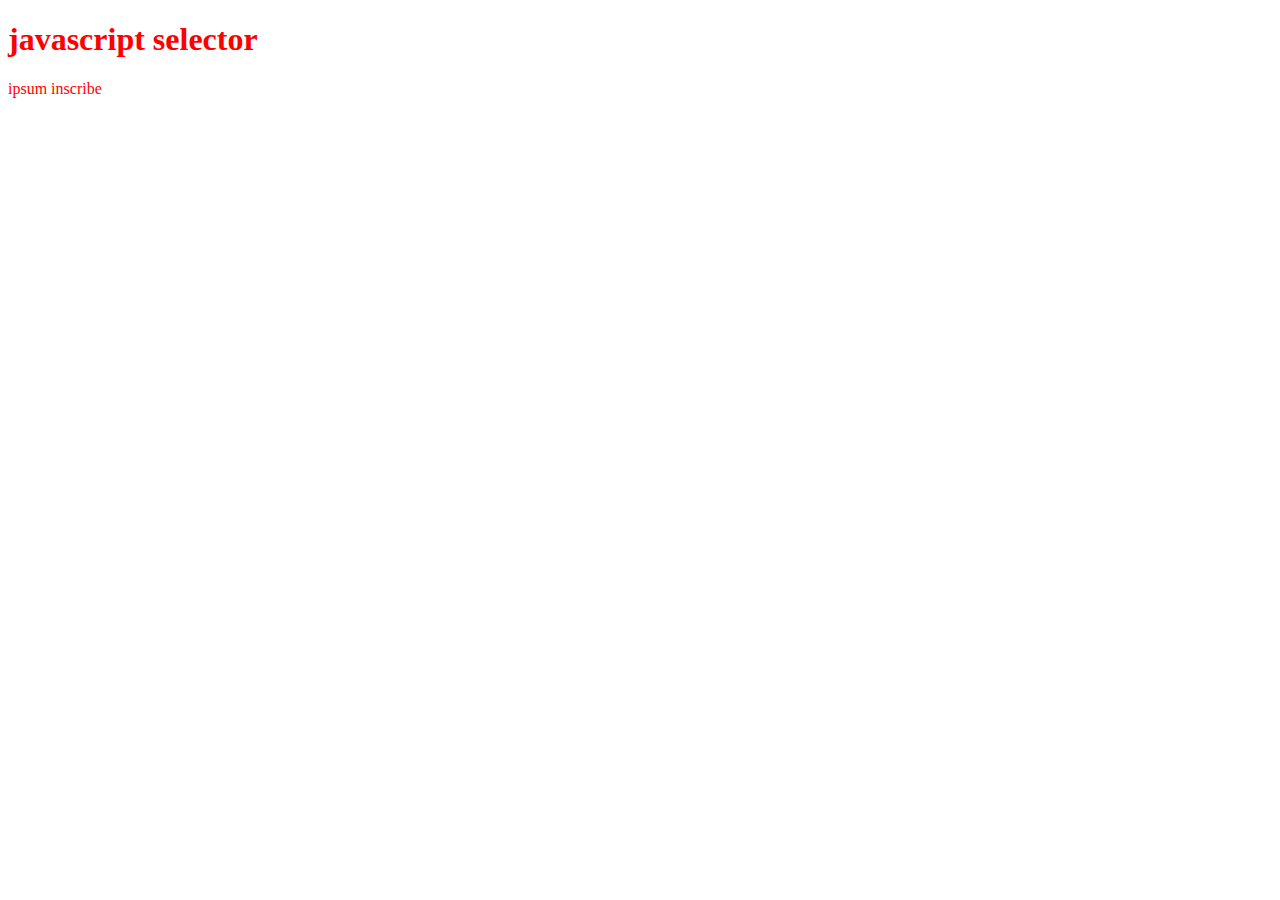
<file: a/index.html>
<!DOCTYPE html>
<html lang="en">
<head>
    <meta charset="UTF-8">
    <meta http-equiv="X-UA-Compatible" content="IE=edge">
    <meta name="viewport" content="width=device-width, initial-scale=1.0">
    <title>Document</title>
</head>
<body>
    <h1 id="title">javascript selector</h1>
    <div class="container">
        <ul id="list3" class="list">
            <li class="red">li 1</li>
            <li>li 2</li>
            <li>li 3</li>
            <li>li 4</li>
        </ul>
    </div>
    <p>
        ipsum inscribe
    </p>
    <script>
        let firstTitle = document.getElementById('title'),
        myList = document.getElementsByClassName('list'),
        paragraphs = document.getElementsByTagName('p');
        firstTitle.style.color = 'red';
        myList[0].style.display = 'none';
        for(let i = 0; i <= paragraphs.length; i++){
            paragraphs[i].style.color = 'red';
        }
    </script>
</body>
</html>
</file>
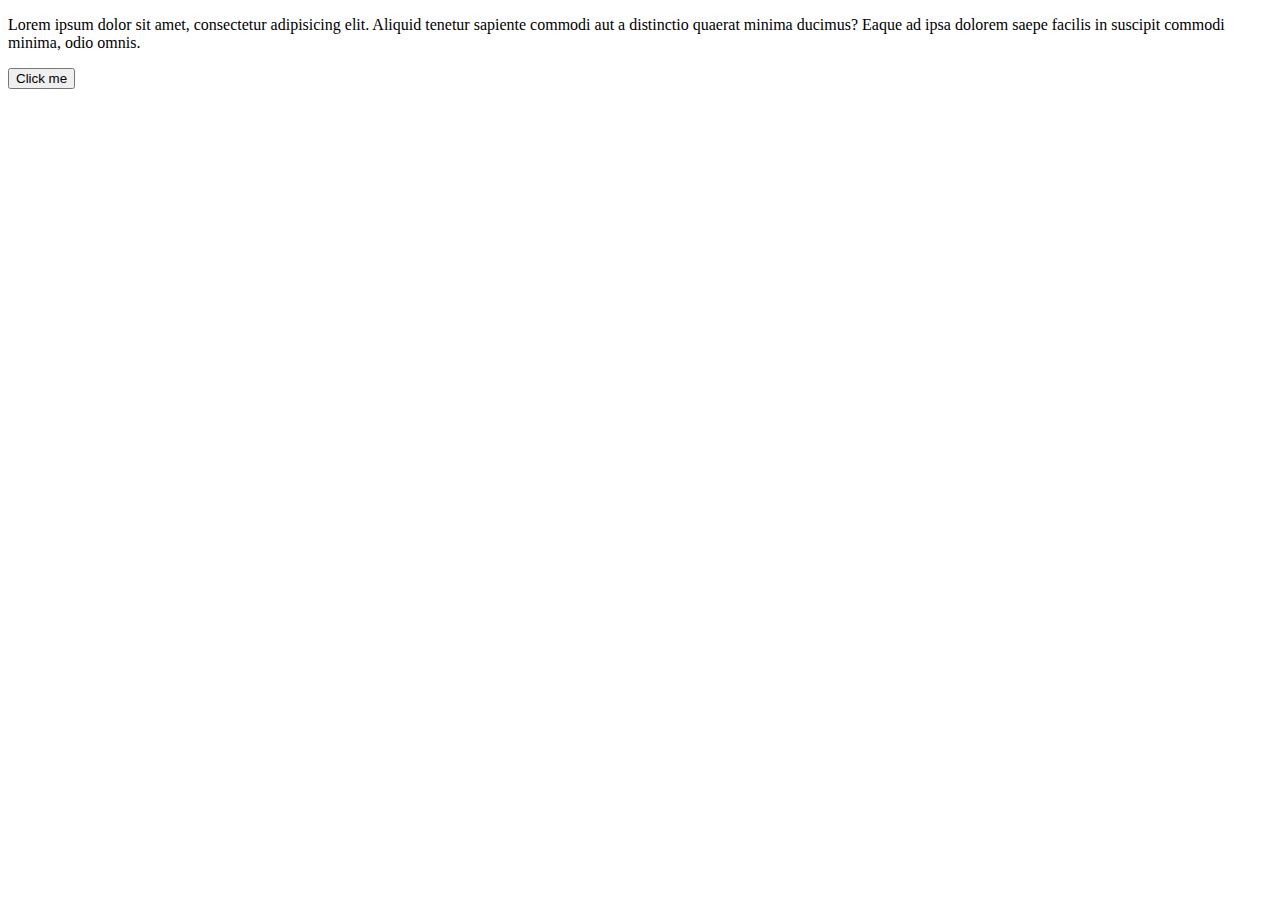
<file: a/click_event.html>
<!DOCTYPE html>
<html lang="en" >
<head>
  <meta charset="UTF-8">
  <title>Javascript Basic Event</title>
</head>

<body>
  <div class="container">
	<p>Lorem ipsum dolor sit amet, consectetur adipisicing elit. Aliquid tenetur sapiente commodi aut a distinctio quaerat minima ducimus? Eaque ad ipsa dolorem saepe facilis in suscipit commodi minima, odio omnis.</p>
	<button id="submit" >Click me</button>
</div>
<script src="script.js"></script>  
  
</body>
</html>
</file>
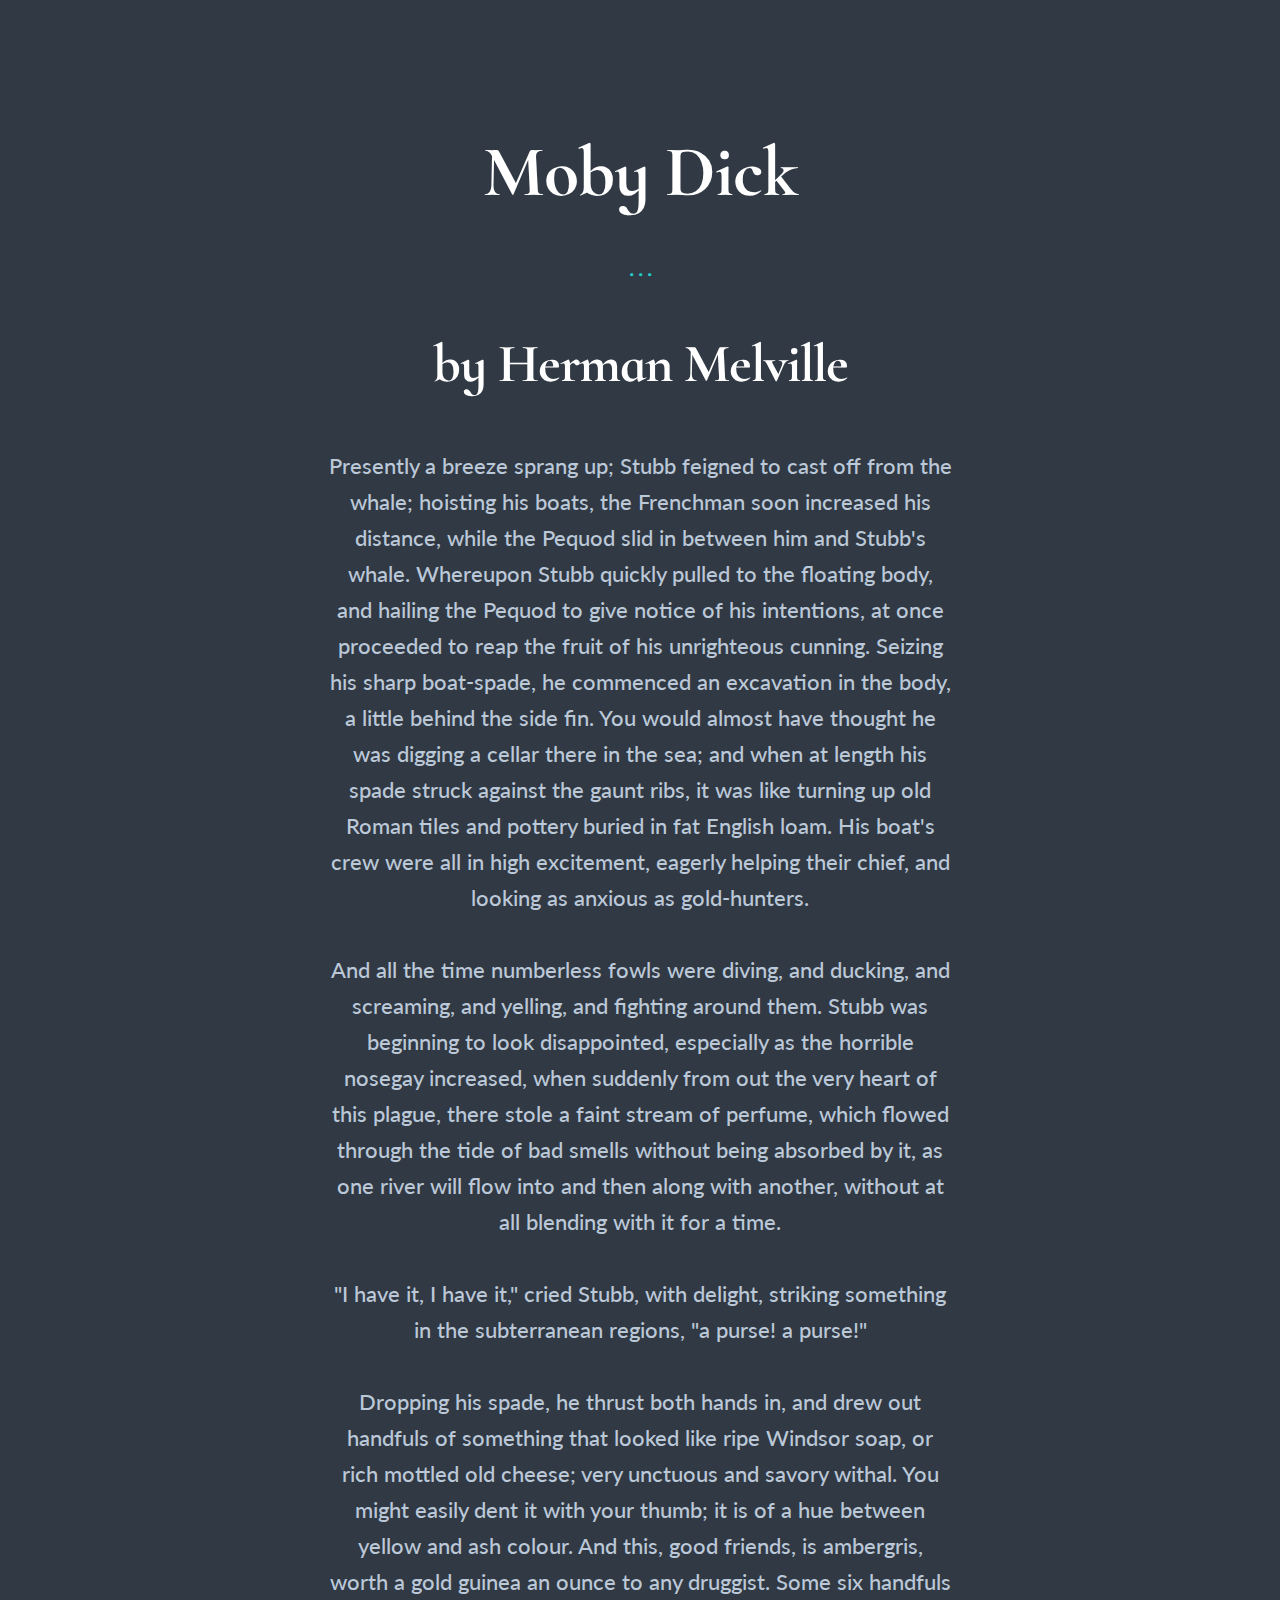
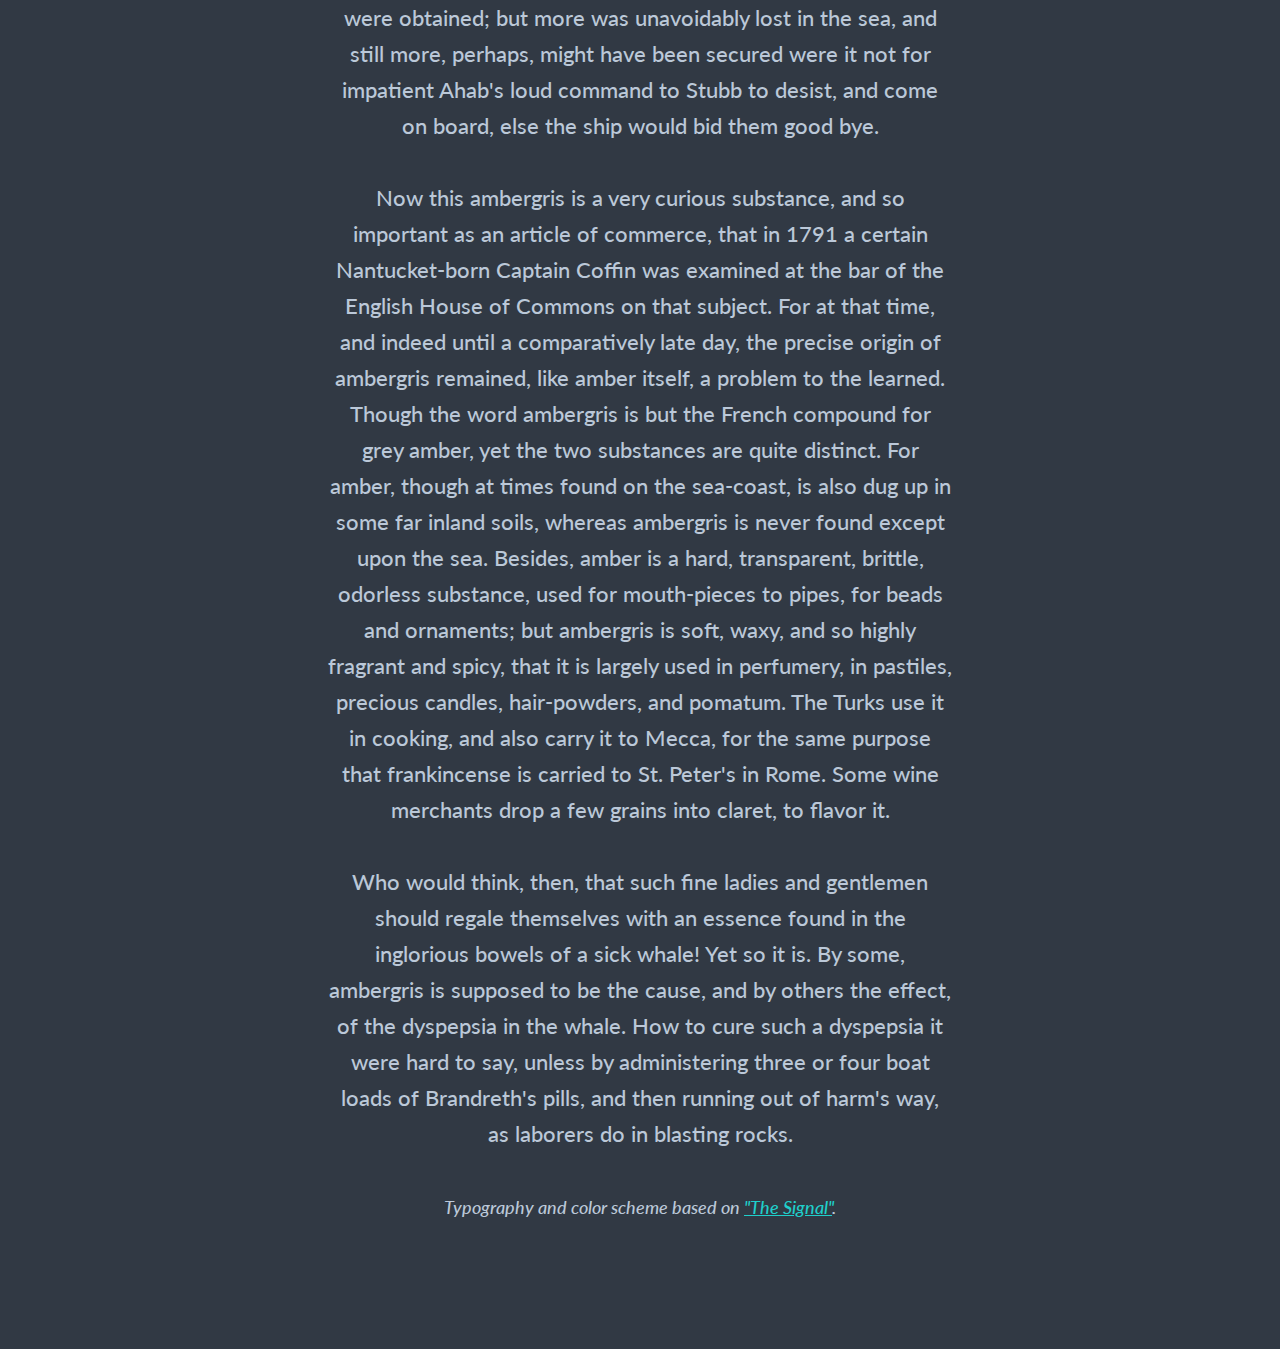
<file: a/scroll.html>
<!DOCTYPE html>
<html>
    <head>
        <meta charset="utf-8">
        <title>JavaScript for Web Designers - Back to top button demo</title>

        <link rel="stylesheet" href="https://fonts.googleapis.com/css?family=Cormorant+Infant:700,700italic|Lato:400,400italic,700">
        <link rel="stylesheet" href="style.css">
    </head>
    <body>
        <header id="top">
            <h1>Moby Dick</h1>
            <h2>by Herman Melville</h2>
        </header>

        <main>
            <p>Presently a breeze sprang up; Stubb feigned to cast off from the whale; hoisting his boats, the Frenchman soon increased his distance, while the Pequod slid in between him and Stubb's whale. Whereupon Stubb quickly pulled to the floating body, and hailing the Pequod to give notice of his intentions, at once proceeded to reap the fruit of his unrighteous cunning. Seizing his sharp boat-spade, he commenced an excavation in the body, a little behind the side fin. You would almost have thought he was digging a cellar there in the sea; and when at length his spade struck against the gaunt ribs, it was like turning up old Roman tiles and pottery buried in fat English loam. His boat's crew were all in high excitement, eagerly helping their chief, and looking as anxious as gold-hunters.</p>

            <p>And all the time numberless fowls were diving, and ducking, and screaming, and yelling, and fighting around them. Stubb was beginning to look disappointed, especially as the horrible nosegay increased, when suddenly from out the very heart of this plague, there stole a faint stream of perfume, which flowed through the tide of bad smells without being absorbed by it, as one river will flow into and then along with another, without at all blending with it for a time.</p>

            <p>"I have it, I have it," cried Stubb, with delight, striking something in the subterranean regions, "a purse! a purse!"</p>

            <p>Dropping his spade, he thrust both hands in, and drew out handfuls of something that looked like ripe Windsor soap, or rich mottled old cheese; very unctuous and savory withal. You might easily dent it with your thumb; it is of a hue between yellow and ash colour. And this, good friends, is ambergris, worth a gold guinea an ounce to any druggist. Some six handfuls were obtained; but more was unavoidably lost in the sea, and still more, perhaps, might have been secured were it not for impatient Ahab's loud command to Stubb to desist, and come on board, else the ship would bid them good bye.</p>

            <p>Now this ambergris is a very curious substance, and so important as an article of commerce, that in 1791 a certain Nantucket-born Captain Coffin was examined at the bar of the English House of Commons on that subject. For at that time, and indeed until a comparatively late day, the precise origin of ambergris remained, like amber itself, a problem to the learned. Though the word ambergris is but the French compound for grey amber, yet the two substances are quite distinct. For amber, though at times found on the sea-coast, is also dug up in some far inland soils, whereas ambergris is never found except upon the sea. Besides, amber is a hard, transparent, brittle, odorless substance, used for mouth-pieces to pipes, for beads and ornaments; but ambergris is soft, waxy, and so highly fragrant and spicy, that it is largely used in perfumery, in pastiles, precious candles, hair-powders, and pomatum. The Turks use it in cooking, and also carry it to Mecca, for the same purpose that frankincense is carried to St. Peter's in Rome. Some wine merchants drop a few grains into claret, to flavor it.</p>

            <p>Who would think, then, that such fine ladies and gentlemen should regale themselves with an essence found in the inglorious bowels of a sick whale! Yet so it is. By some, ambergris is supposed to be the cause, and by others the effect, of the dyspepsia in the whale. How to cure such a dyspepsia it were hard to say, unless by administering three or four boat loads of Brandreth's pills, and then running out of harm's way, as laborers do in blasting rocks.</p>
        </main>

        <footer>
            <p><small><em>Typography and color scheme based on <a href="http://typespiration.com/design/the-signal/">"The Signal"</a>.</em></small></p>
            <a id="back-to-top" href="#">Top</a>
        </footer>

        <script>
            let btn = document.getElementById('back-to-top'),
                dotElem = document.documentElement,
                offset,
                scrollPos,
                docHeight;
                //문서 높이 계산하기
                 //docHeight = dotElem.offsetHeight;
                docHeight = Math.max(dotElem.scrollHeight, dotElem.offsetHeight);
               if(docHeight != 0){
                offset = docHeight / 4;
               }


                //스크롤 이벤트 추가
               window.addEventListener('scroll', function(){
                   scrollPos = dotElem.scrollTop;
                    // console.log(scrollPos);

                    //btn.className = (scrollPos > offset) ? 'visible' : '';
                    if(scrollPos > offset){
                        btn.className = 'visible';
                    }else{
                        btn.className = '';
                    }
                });
                //클릭 이벤트 추가
                btn.addEventListener('click', function(ev){
                    ev.preventDefault();//링크의 본연의 기능을 막는다.
                    scrollToTop();
                });
                function scrollToTop(){
                    let scrollInterval = setInterval(function(){
                    if(scrollPos != 0){
                        window.scrollBy(0, -55);
                    }else{
                        clearInterval(scrollInterval);
                    }
                }, 15);
                }
            
        </script>
    </body>
</html>
</file>
<file: a/style.css>
* {
    box-sizing: border-box;
    -webkit-font-smoothing: antialised;
}

body {
    background-color: #313944;
    padding: 5em 20em;
}

h1 {
	color: #fff;
	font-family: 'Cormorant Infant';
	font-size: 72px;
	font-weight: 700;
	line-height: 72px;
	letter-spacing: -1px;
	margin-bottom: 48px;
	text-align: center;
}

    h1:after {
        color: #1fcfcb;
    	display: block;
    	content: '. . .';
    	font-size: 26px;
    	line-height: 24px;
    	height: 24px;
    	margin: 48px auto;
    }

h2 {
	color: #fff;
	font-family: 'Cormorant Infant';
	font-size: 54px;
	font-weight: 700;
	line-height: 72px;
	letter-spacing: -1px;
	margin-bottom: 48px;
	text-align: center;
}

p {
	color: #bbc8d8;
	font-family: 'Lato';
	font-size: 22px;
	font-weight: 500;
	line-height: 36px;
	margin-bottom: 36px;
	text-align: center;
}

a {
	color: #1fcfcb;
    font-family: 'Lato';
}

    a:hover {
    	color: #fff;
    }

#back-to-top {
    position: fixed;
    bottom: 3em;
    right: 3em;
    background-color: rgba(255, 255, 255, .9);
    color: #313943;
    border: none;
    border-radius: 5px;
    padding: 1em;
    text-transform: uppercase;
    cursor: pointer;
    font-weight: 700;
    box-shadow: 0 0 2em 0 rgba(0, 0, 0, .25);
    transition: all .3s ease-in-out;
    display: inline-block;
    opacity: 0;
    text-decoration: none;
    font-size: .75em;
}

    #back-to-top:hover {
        background-color: #fff;
        padding: 1em 3em;
    }

#back-to-top.visible {
    opacity: 1;
}
</file>
